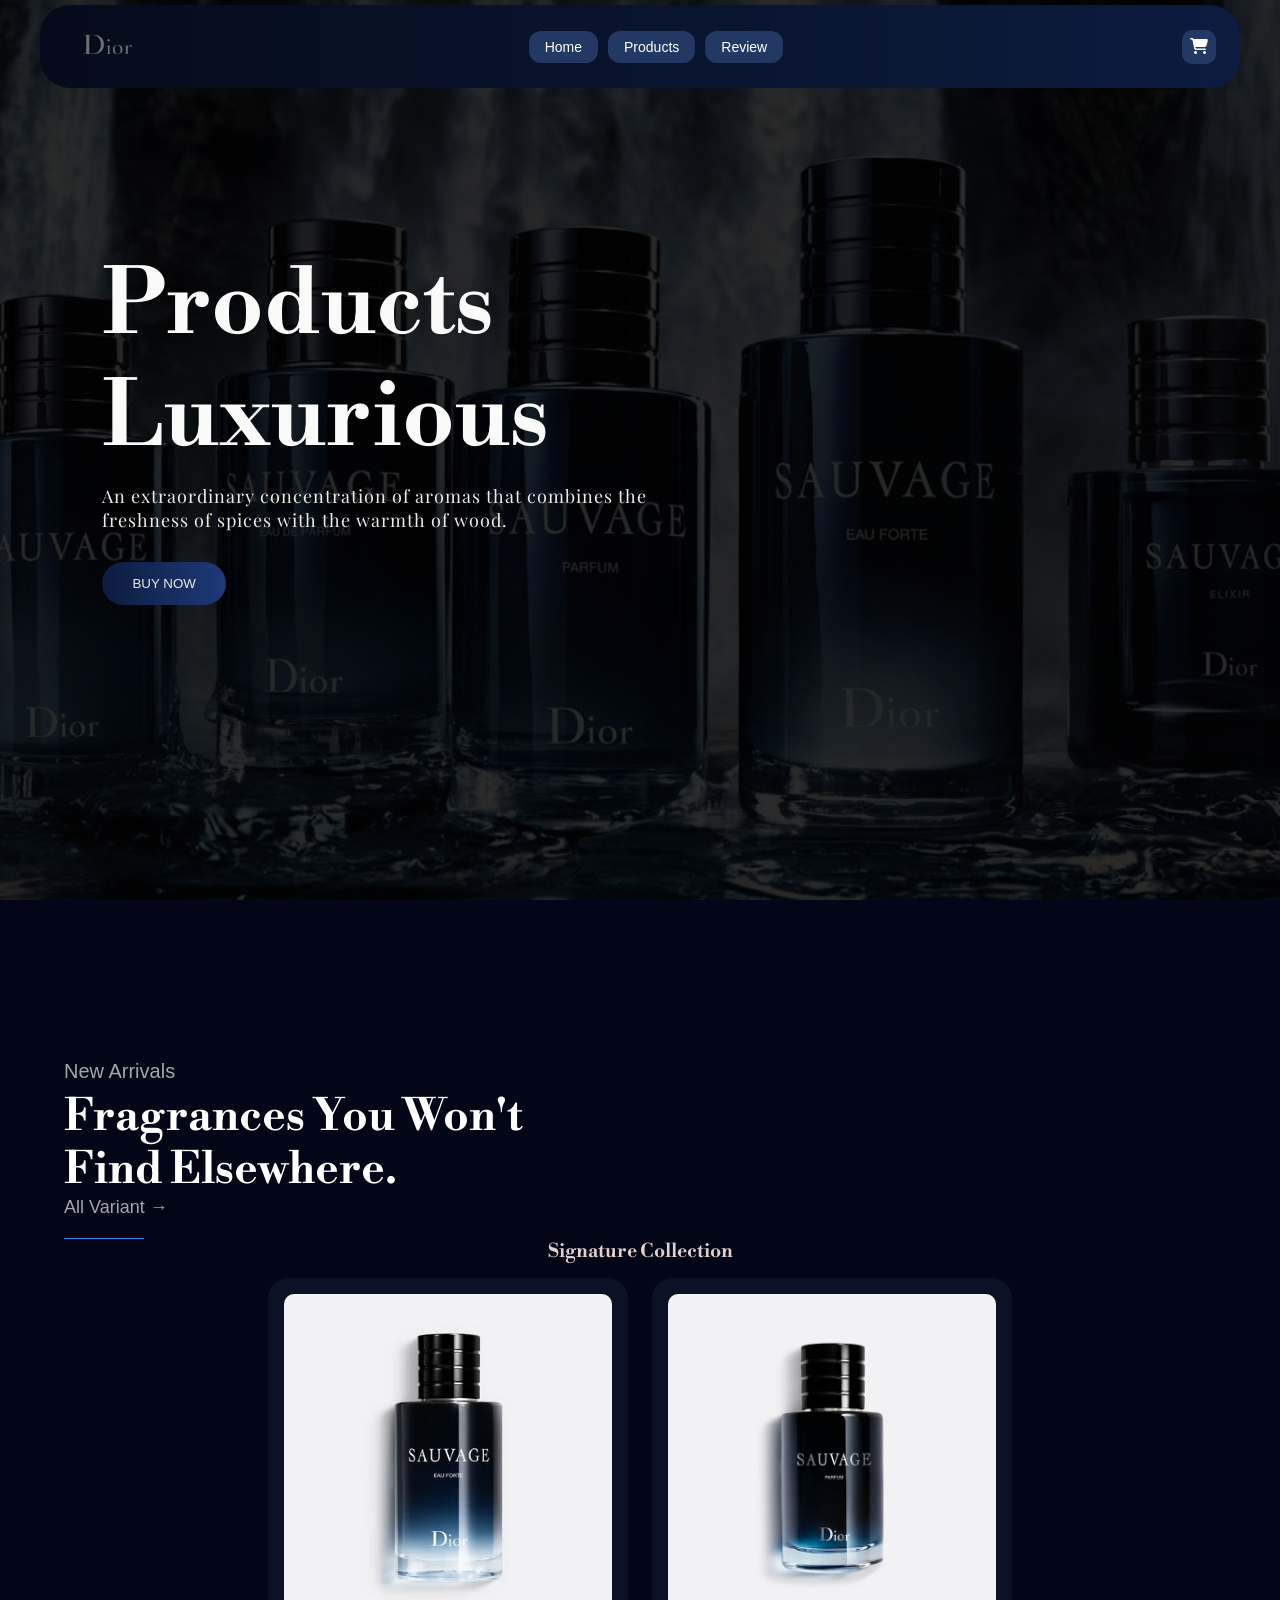
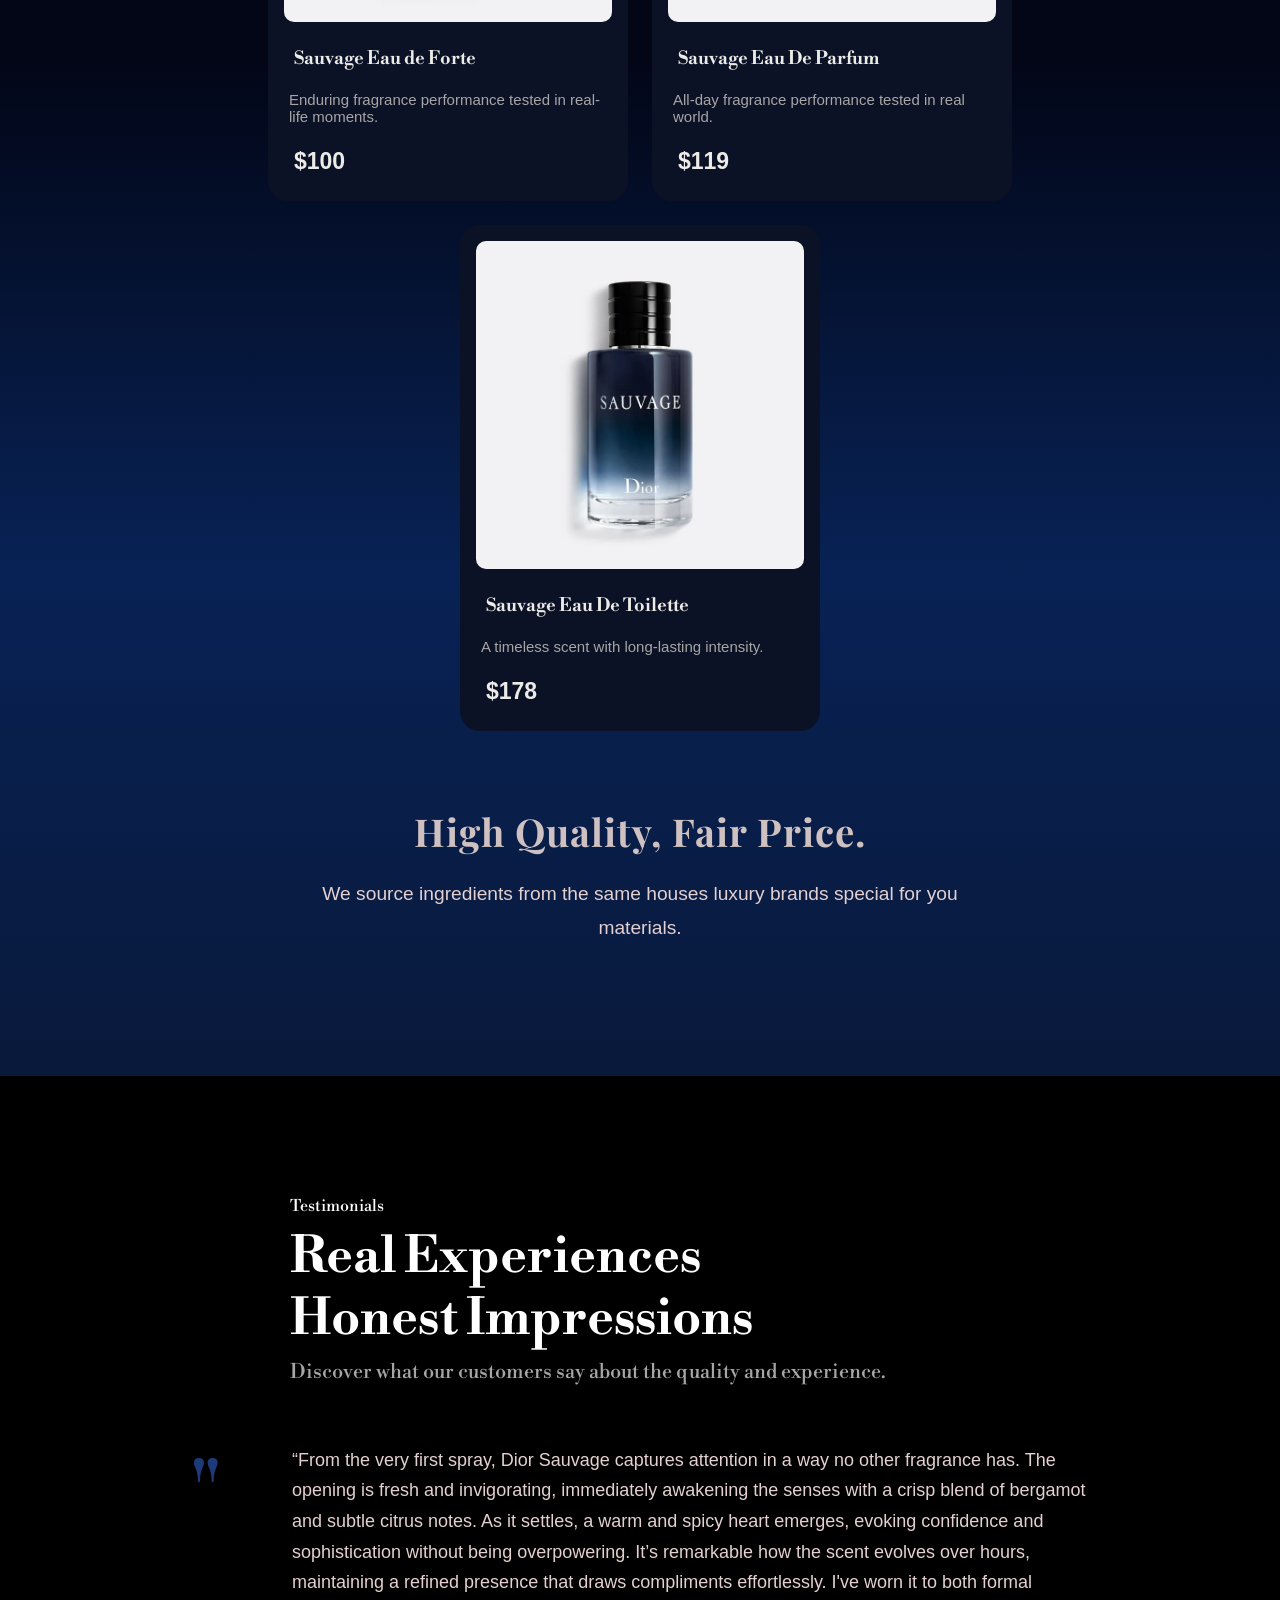
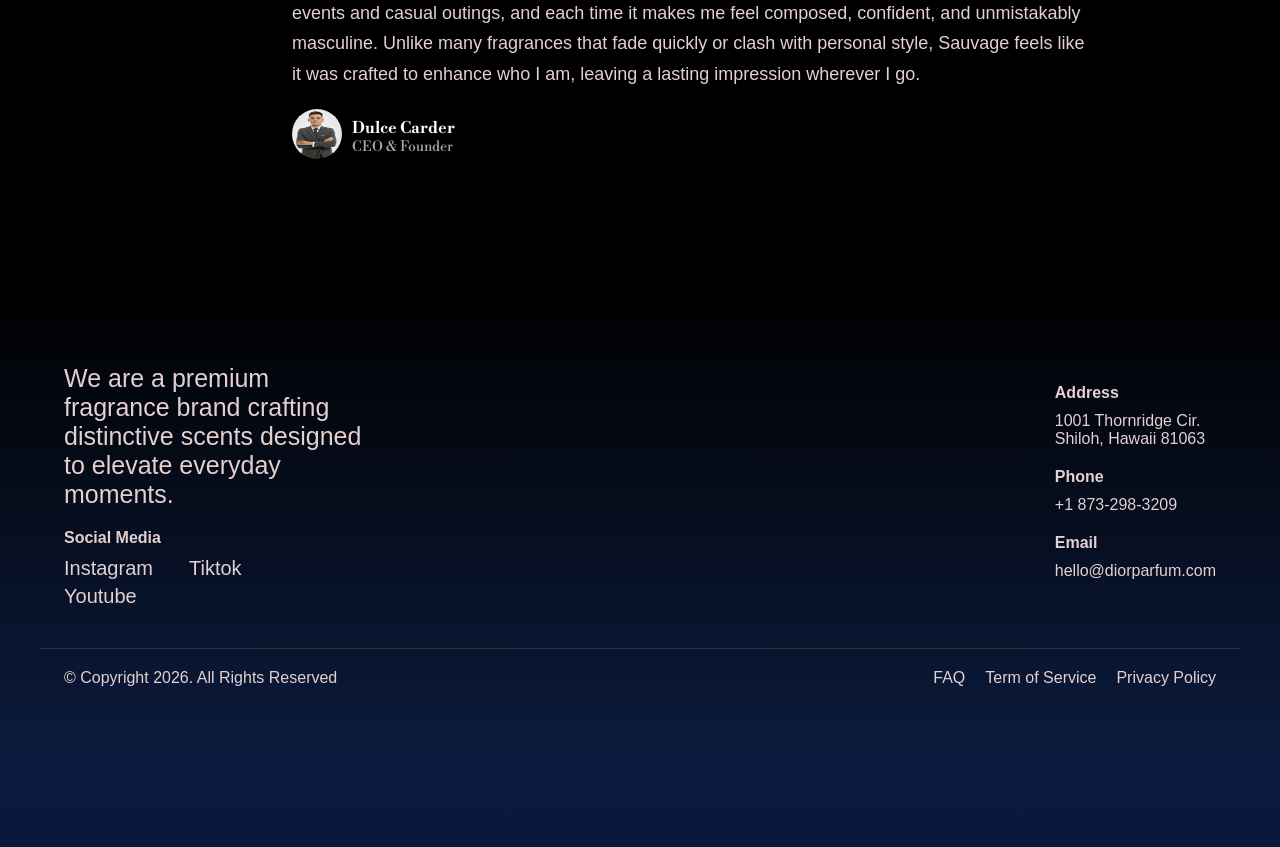
<file: index.html>
<!DOCTYPE html>
<html lang="en">

<head>
    <meta charset="UTF-8">
    <meta name="viewport" content="width=device-width, initial-scale=1.0">
    <title>Dior - Sauvage</title>
    <link rel="stylesheet" href="style.css">
    <link rel="stylesheet" href="https://cdnjs.cloudflare.com/ajax/libs/font-awesome/6.5.0/css/all.min.css">
    <link href="https://fonts.googleapis.com/css2?family=Libre+Bodoni:wght@400;600&display=swap" rel="stylesheet">
    <link href="https://fonts.googleapis.com/css2?family=Playfair+Display:wght@400;500&display=swap" rel="stylesheet">
</head>

<body>
    <header class="navbar-container">
        <nav class="navbar">
            <!-- Kiri (Logo) -->
            <div class="navbar-left">
                <div class="navbar-logo">
                    <img src="logo-nav.png" alt="logo">
                </div>
            </div>

            <!-- Tengah (Menu) -->
            <div class="navbar-menu">
                <a href="#" class="navbar-link">Home</a>
                <a href="#" class="navbar-link products-btn">Products</a>
                <a href="#" class="navbar-link about-btn">Review</a>
            </div>

            <!-- Kanan (Cart) -->
            <div class="navbar-right">
                <div class="icon-cart">
                    <i class="fa-solid fa-cart-shopping"></i>
                </div>
            </div>
        </nav>
    </header>

    <!-- Hero Section -->
    <!-- Hero Section -->
    <section class="hero">

        <div class="hero-bg">
            <img src="hero.webp" alt="dior-sauvage" class="hero-bg-image">
            <div class="hero-gradient"></div>
        </div>

        <div class="hero-content">

            <h1 class="hero-title">
                Products Luxurious
            </h1>

            <p class="hero-subtitle">
                An extraordinary concentration of aromas
                that combines the freshness of spices
                with the warmth of wood.
            </p>

            <div class="hero-buttons">
                <button class="btn-primary">
                    BUY NOW
                </button>
            </div>

        </div>

    </section>


    <!-- Product Section -->
    <section class="products-section" id='products'>

        <!-- Product Section -->
        <section class="products-section">
            <div class="container">
                <!-- HEADER -->
                <div class="section-header">
                    <div class="new-arrival">
                        New Arrivals
                    </div>
                    <h2 class="section-title">
                        Fragrances You Won't <br>
                        Find Elsewhere.
                    </h2>
                    <div class="all-products">
                        All Variant →
                    </div>
                </div>



                <!-- CONTENT -->
                <div class="products-content">

                    <!-- PRODUCT AREA -->
                    <div class="product-area">
                        <h3 class="product-title">
                            Signature Collection
                        </h3>
                        <!-- PRODUCT LIST -->
                        <div class="product-list">
                            <!-- PRODUCT 1 -->
                            <div class="product-card">
                                <div class="product-image">
                                    <a href="detail1.html">
                                        <img src="detail-edf.webp">
                                    </a>

                                </div>

                                <div class="product-info">
                                    <h4 class="product-name">
                                        Sauvage Eau de Forte
                                    </h4>
                                    <p class="product-desc">
                                        Enduring fragrance performance
                                        tested in real-life moments.
                                    </p>
                                    <div class="product-price">
                                        $100
                                    </div>

                                </div>

                            </div>




                            <!-- PRODUCT 2 -->
                            <div class="product-card">
                                <div class="product-image">
                                    <a href="detail2.html">
                                        <img src="parfum.webp">
                                    </a>
                                </div>

                                <div class="product-info">
                                    <h4 class="product-name">
                                        Sauvage Eau De Parfum
                                    </h4>
                                    <p class="product-desc">
                                        All-day fragrance performance
                                        tested in real world.
                                    </p>
                                    <div class="product-price">
                                        $119
                                    </div>
                                </div>
                            </div>

                            <!-- PRODUCT 3 -->
                            <div class="product-card">
                                <div class="product-image">
                                    <div class="product-image">
                                        <a href="detail3.html">
                                            <img src="detail1-edt.webp">
                                        </a>
                                    </div>

                                    <div class="product-info">
                                        <h4 class="product-name">
                                            Sauvage Eau De Toilette
                                        </h4>
                                        <p class="product-desc">
                                            A timeless scent with long-lasting intensity.
                                        </p>
                                        <div class="product-price">
                                            $178
                                        </div>
                                    </div>

                                </div>
                            </div>



                            <!-- BOTTOM TEXT -->

                            <div class="bottom-section">
                                <h2 class="bottom-title">
                                    High Quality, Fair Price.
                                </h2>


                                <p class="bottom-desc">
                                    We source ingredients from the same
                                    houses luxury brands special for you materials.
                                </p>
                            </div>
                        </div>
        </section>

        <!-- section testi -->
        <section class="testimonial-section" id="about">
            <div class="container">

                <!-- Header -->
                <div class="testimonial-header">
                    <div class="testimonial-label">Testimonials</div>
                    <h2 class="testimonial-title">
                        Real Experiences <br>
                        Honest Impressions
                    </h2>
                    <p class="testimonial-subtitle">
                        Discover what our customers say about the quality and experience.
                    </p>
                </div>

                <!-- Content -->
                <div class="testimonial-content">
                    <div class="quote-icon">"</div>

                    <!-- Testimonial item -->
                    <div class="testimonial-item">
                        <div class="testimonial-text">
                            <p>“From the very first spray, Dior Sauvage captures attention in a way no other fragrance
                                has. The opening is fresh and invigorating, immediately awakening the senses with a
                                crisp blend of bergamot and subtle citrus notes. As it settles, a warm and spicy heart
                                emerges, evoking confidence and sophistication without being overpowering. It’s
                                remarkable how the scent evolves over hours, maintaining a refined presence that draws
                                compliments effortlessly.
                                I've worn it to both formal events and casual outings, and each time it makes me feel
                                composed, confident, and unmistakably masculine. Unlike many fragrances that fade
                                quickly or clash with personal style, Sauvage feels like it was crafted to enhance who I
                                am, leaving a lasting impression wherever I go.</p>
                        </div>

                        <!-- User info bawah text -->
                        <div class="testimonial-user">
                            <div class="user-photo">
                                <img src="user.webp" alt="user">
                            </div>
                            <div class="user-info">
                                <div class="user-name">Dulce Carder</div>
                                <div class="user-job">CEO & Founder</div>
                            </div>
                        </div>
                    </div>
                </div>
            </div>
        </section>

        <!-- Footer -->
        <footer class="footer">
            <div class="footer-container">
                <!-- Kolom 1 -->
                <div class="footer-about">

                    <p class="footer-desc">
                        We are a premium fragrance brand crafting
                        distinctive scents designed to elevate
                        everyday moments.
                    </p>


                    <h4 class="footer-title">
                        Social Media
                    </h4>


                    <div class="social-links">

                        <p>Instagram</p>
                        <p>Tiktok</p>
                        <p>Youtube</p>

                    </div>

                </div>



                <!-- Kolom 2 -->
                <div class="footer-contact">
                    <h4 class="footer-title">
                        Address
                    </h4>
                    <p>
                        1001 Thornridge Cir. <br>
                        Shiloh, Hawaii 81063
                    </p>
                    <h4 class="footer-title">
                        Phone
                    </h4>
                    <p>
                        +1 873-298-3209
                    </p>
                    <h4 class="footer-title">
                        Email
                    </h4>
                    <p>
                        hello@diorparfum.com
                    </p>

                </div>
            </div>



            <!-- Footer bawah -->
            <div class="footer-bottom">

                <p>
                    © Copyright 2026. All Rights Reserved
                </p>
                <div class="footer-menu">
                    <span>FAQ</span>
                    <span>Term of Service</span>
                    <span>Privacy Policy</span>
                </div>
            </div>
        </footer>
        <script src="script.js"></script>
</body>

</html>
</file>
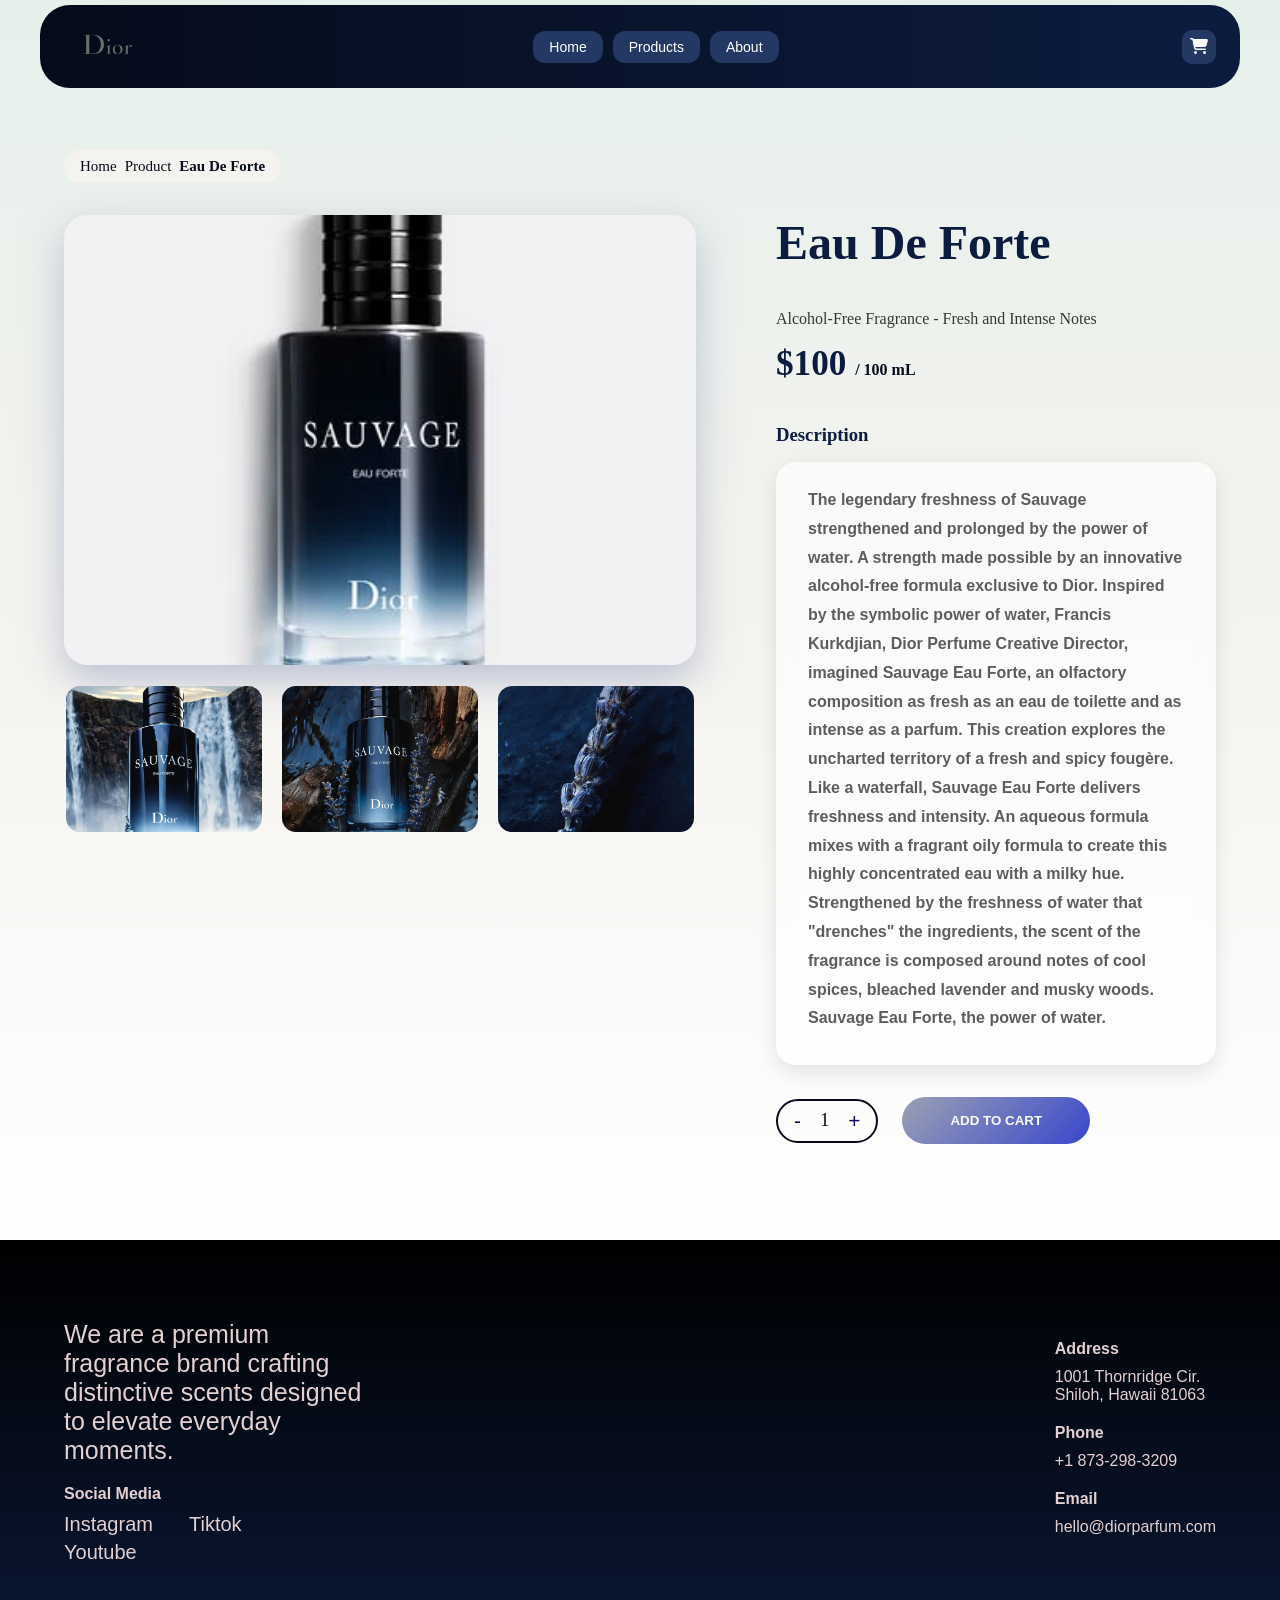
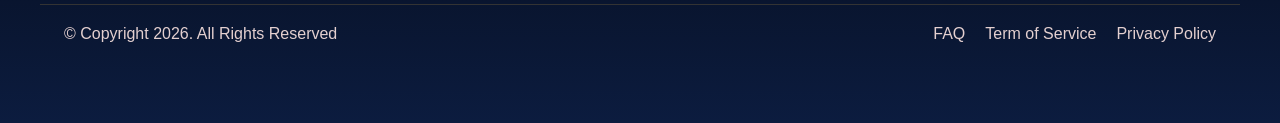
<file: detail1.html>
<!DOCTYPE html>
<html lang="en">

<head>
    <meta charset="UTF-8">
    <meta name="viewport" content="width=device-width, initial-scale=1.0">
    <link rel="stylesheet" href="style.css">
    <link rel="stylesheet" href="detail1.css">
    <link rel="stylesheet" href="https://cdnjs.cloudflare.com/ajax/libs/font-awesome/6.5.0/css/all.min.css">
    <title>Sauvage Eu De Forte</title>
</head>

<body>
    <header class="navbar-container">
        <nav class="navbar">
            <!-- Kiri (Logo) -->
            <div class="navbar-left">
                <div class="navbar-logo">
                    <img src="logo-nav.png" alt="logo">
                </div>
            </div>

            <!-- Tengah (Menu) -->
            <div class="navbar-menu">
                <a href="#" class="navbar-link">Home</a>
                <a href="#" class="navbar-link">Products</a>
                <a href="#" class="navbar-link">About</a>
            </div>

            <!-- Kanan (Cart) -->
            <div class="navbar-right">
                <div class="icon-cart">
                    <i class="fa-solid fa-cart-shopping"></i>
                </div>
            </div>
        </nav>
    </header>

    <section class="detail-page">
        <div class="option">
            <a href="index.html">Home</a>
            <a href="index.html#produk">Product</a>
            <span class="variant">Eau De Forte</span>
        </div>


        <div class="detail-wrapper">

            <!-- isi si galeri-->
            <div class="gallery">
                <div class="main-image">
                    <img src="detail-edf.webp" alt="Eau De Forte">
                </div>
                <div class="product-thumbnails">
                    <img src="detail1-edf.webp" alt="Eau De Forte 1">
                    <img src="detail2-edf.webp" alt="Eau De Forte 2">
                    <img src="detail3-edf.webp" alt="Eau De Forte 3 ">
                </div>

            </div>

            <!--  info produk -->
            <div class="product-info-detail">

                <h1 class="detail-name">Eau De Forte</h1>
                <p class="detail-origin">Alcohol-Free Fragrance - Fresh and Intense Notes</p>

                <div class="detail-price">$100 <span>/ 100 mL</span></div>
                <h3 class="detail-subtitle">Description</h3>
                <div class="detail-card">
                    <p class="detail-text">
                        The legendary freshness of Sauvage strengthened and prolonged by the power of water. A strength
                        made possible by an innovative alcohol-free formula exclusive to Dior.

                        Inspired by the symbolic power of water, Francis Kurkdjian, Dior Perfume Creative Director,
                        imagined Sauvage Eau Forte, an olfactory composition as fresh as an eau de toilette and as
                        intense as a parfum. This creation explores the uncharted territory of a fresh and spicy
                        fougère.

                        Like a waterfall, Sauvage Eau Forte delivers freshness and intensity. An aqueous formula mixes
                        with a fragrant oily formula to create this highly concentrated eau with a milky hue.

                        Strengthened by the freshness of water that "drenches" the ingredients, the scent of the
                        fragrance is composed around notes of cool spices, bleached lavender and musky woods.

                        Sauvage Eau Forte, the power of water.
                    </p>
                </div>

                <div class="purchase-box">
                    <div class="qty">
                        <button>-</button>
                        <span>1</span>
                        <button>+</button>
                    </div>

                    <button class="cart-btn">ADD TO CART</button>
                </div>

            </div>

        </div>
    </section>

    <!-- Footer -->
    <footer class="footer">
        <div class="footer-container">
            <!-- Kolom 1 -->
            <div class="footer-about">

                <p class="footer-desc">
                    We are a premium fragrance brand crafting
                    distinctive scents designed to elevate
                    everyday moments.
                </p>


                <h4 class="footer-title">
                    Social Media
                </h4>


                <div class="social-links">

                    <p>Instagram</p>
                    <p>Tiktok</p>
                    <p>Youtube</p>

                </div>

            </div>



            <!-- Kolom 2 -->
            <div class="footer-contact">
                <h4 class="footer-title">
                    Address
                </h4>
                <p>
                    1001 Thornridge Cir. <br>
                    Shiloh, Hawaii 81063
                </p>
                <h4 class="footer-title">
                    Phone
                </h4>
                <p>
                    +1 873-298-3209
                </p>
                <h4 class="footer-title">
                    Email
                </h4>
                <p>
                    hello@diorparfum.com
                </p>

            </div>
        </div>



        <!-- Footer bawah -->
        <div class="footer-bottom">

            <p>
                © Copyright 2026. All Rights Reserved
            </p>
            <div class="footer-menu">
                <span>FAQ</span>
                <span>Term of Service</span>
                <span>Privacy Policy</span>
            </div>
        </div>
    </footer>
</body>

</html>
</file>
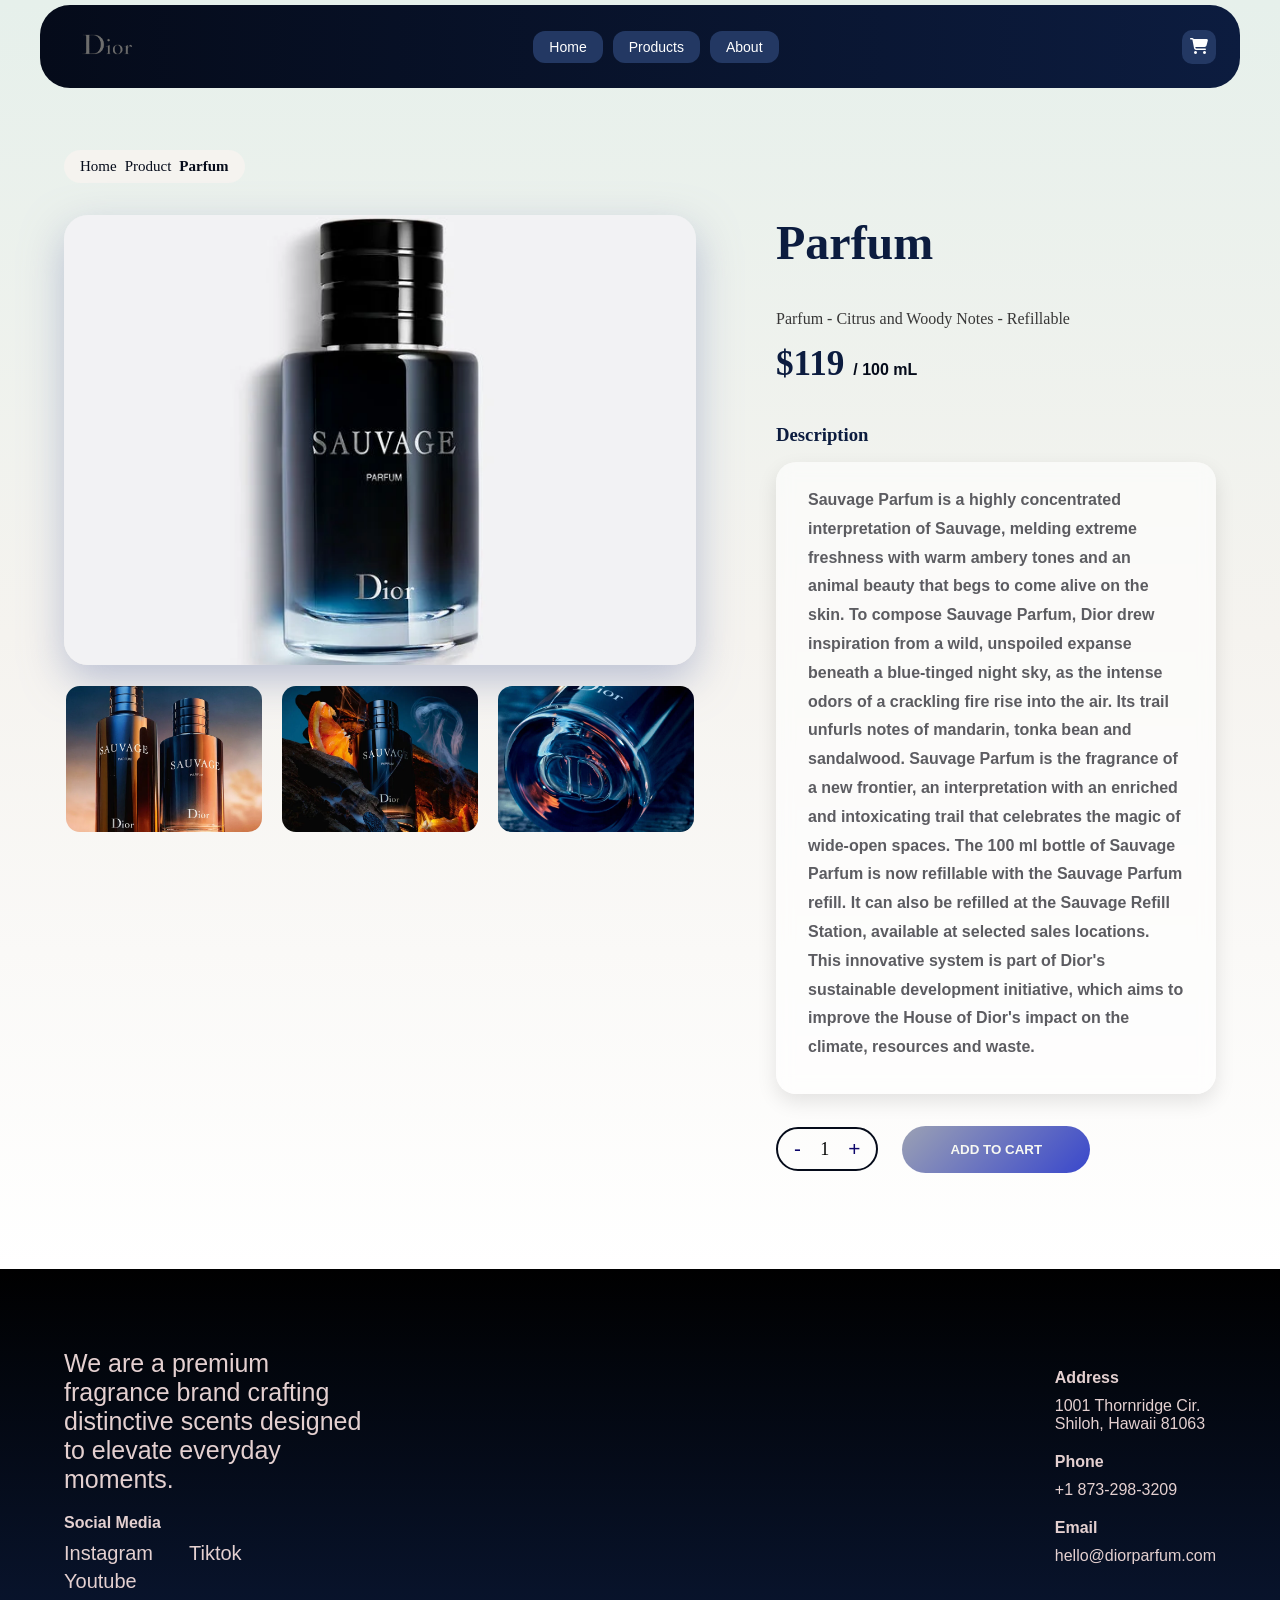
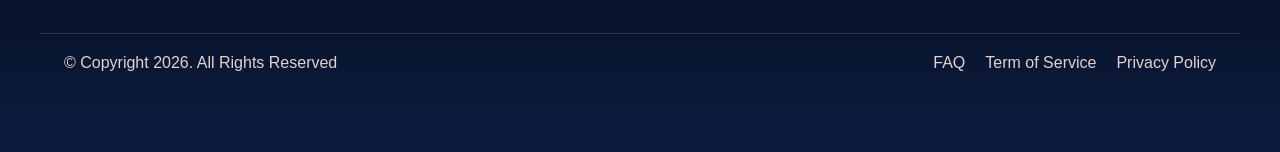
<file: detail2.html>
<!DOCTYPE html>
<html lang="en">

<head>
    <meta charset="UTF-8">
    <meta name="viewport" content="width=device-width, initial-scale=1.0">
    <link rel="stylesheet" href="style.css">
    <link rel="stylesheet" href="detail2.css">
    <link rel="stylesheet" href="https://cdnjs.cloudflare.com/ajax/libs/font-awesome/6.5.0/css/all.min.css">
    <title>Sauvage Eu De Forte</title>
</head>

<body>
    <header class="navbar-container">
        <nav class="navbar">
            <!-- Kiri (Logo) -->
            <div class="navbar-left">
                <div class="navbar-logo">
                    <img src="logo-nav.png" alt="logo">
                </div>
            </div>

            <!-- Tengah (Menu) -->
            <div class="navbar-menu">
                <a href="#" class="navbar-link">Home</a>
                <a href="#" class="navbar-link">Products</a>
                <a href="#" class="navbar-link">About</a>
            </div>

            <!-- Kanan (Cart) -->
            <div class="navbar-right">
                <div class="icon-cart">
                    <i class="fa-solid fa-cart-shopping"></i>
                </div>
            </div>
        </nav>
    </header>
    <!-- option -->
    <section class="detail-page">
        <div class="option">
            <a href="index.html">Home</a>
            <a href="index.html#produk">Product</a>
            <span class="variant">Parfum</span>
        </div>


        <div class="detail-wrapper">

            <!-- isi si galeri-->
            <div class="gallery">
                <div class="main-image">
                    <img src="detail-parfum.webp" alt="Parfum">
                </div>
                <div class="product-thumbnails">
                    <img src="detail1-parfum.webp" alt="Parfum 1">
                    <img src="detail2-parfum.webp" alt="Parfum 2">
                    <img src="detail3-parfum.webp" alt="Parfum 3 ">
                </div>

            </div>

            <!--  info produk -->
            <div class="product-info-detail">

                <h1 class="detail-name">Parfum</h1>
                <p class="detail-origin">Parfum - Citrus and Woody Notes - Refillable</p>

                <div class="detail-price">$119 <span>/ 100 mL</span></div>
                <h3 class="detail-subtitle">Description</h3>
                <div class="detail-card">
                    <p class="detail-text">
                        Sauvage Parfum is a highly concentrated interpretation of Sauvage, melding extreme freshness
                        with warm ambery tones and an animal beauty that begs to come alive on the skin.

                        To compose Sauvage Parfum, Dior drew inspiration from a wild, unspoiled expanse beneath a
                        blue-tinged night sky, as the intense odors of a crackling fire rise into the air. Its trail
                        unfurls notes of mandarin, tonka bean and sandalwood.

                        Sauvage Parfum is the fragrance of a new frontier, an interpretation with an enriched and
                        intoxicating trail that celebrates the magic of wide-open spaces.

                        The 100 ml bottle of Sauvage Parfum is now refillable with the Sauvage Parfum refill. It can
                        also be refilled at the Sauvage Refill Station, available at selected sales locations. This
                        innovative system is part of Dior's sustainable development initiative, which aims to improve
                        the House of Dior's impact on the climate, resources and waste.
                    </p>
                </div>

                <div class="purchase-box">
                    <div class="qty">
                        <button>-</button>
                        <span>1</span>
                        <button>+</button>
                    </div>

                    <button class="cart-btn">ADD TO CART</button>
                </div>

            </div>

        </div>
    </section>

    <!-- Footer -->
    <footer class="footer">
        <div class="footer-container">
            <!-- Kolom 1 -->
            <div class="footer-about">

                <p class="footer-desc">
                    We are a premium fragrance brand crafting
                    distinctive scents designed to elevate
                    everyday moments.
                </p>


                <h4 class="footer-title">
                    Social Media
                </h4>


                <div class="social-links">

                    <p>Instagram</p>
                    <p>Tiktok</p>
                    <p>Youtube</p>

                </div>

            </div>



            <!-- Kolom 2 -->
            <div class="footer-contact">
                <h4 class="footer-title">
                    Address
                </h4>
                <p>
                    1001 Thornridge Cir. <br>
                    Shiloh, Hawaii 81063
                </p>
                <h4 class="footer-title">
                    Phone
                </h4>
                <p>
                    +1 873-298-3209
                </p>
                <h4 class="footer-title">
                    Email
                </h4>
                <p>
                    hello@diorparfum.com
                </p>

            </div>
        </div>



        <!-- Footer bawah -->
        <div class="footer-bottom">

            <p>
                © Copyright 2026. All Rights Reserved
            </p>
            <div class="footer-menu">
                <span>FAQ</span>
                <span>Term of Service</span>
                <span>Privacy Policy</span>
            </div>
        </div>
    </footer>
</body>

</html>
</file>
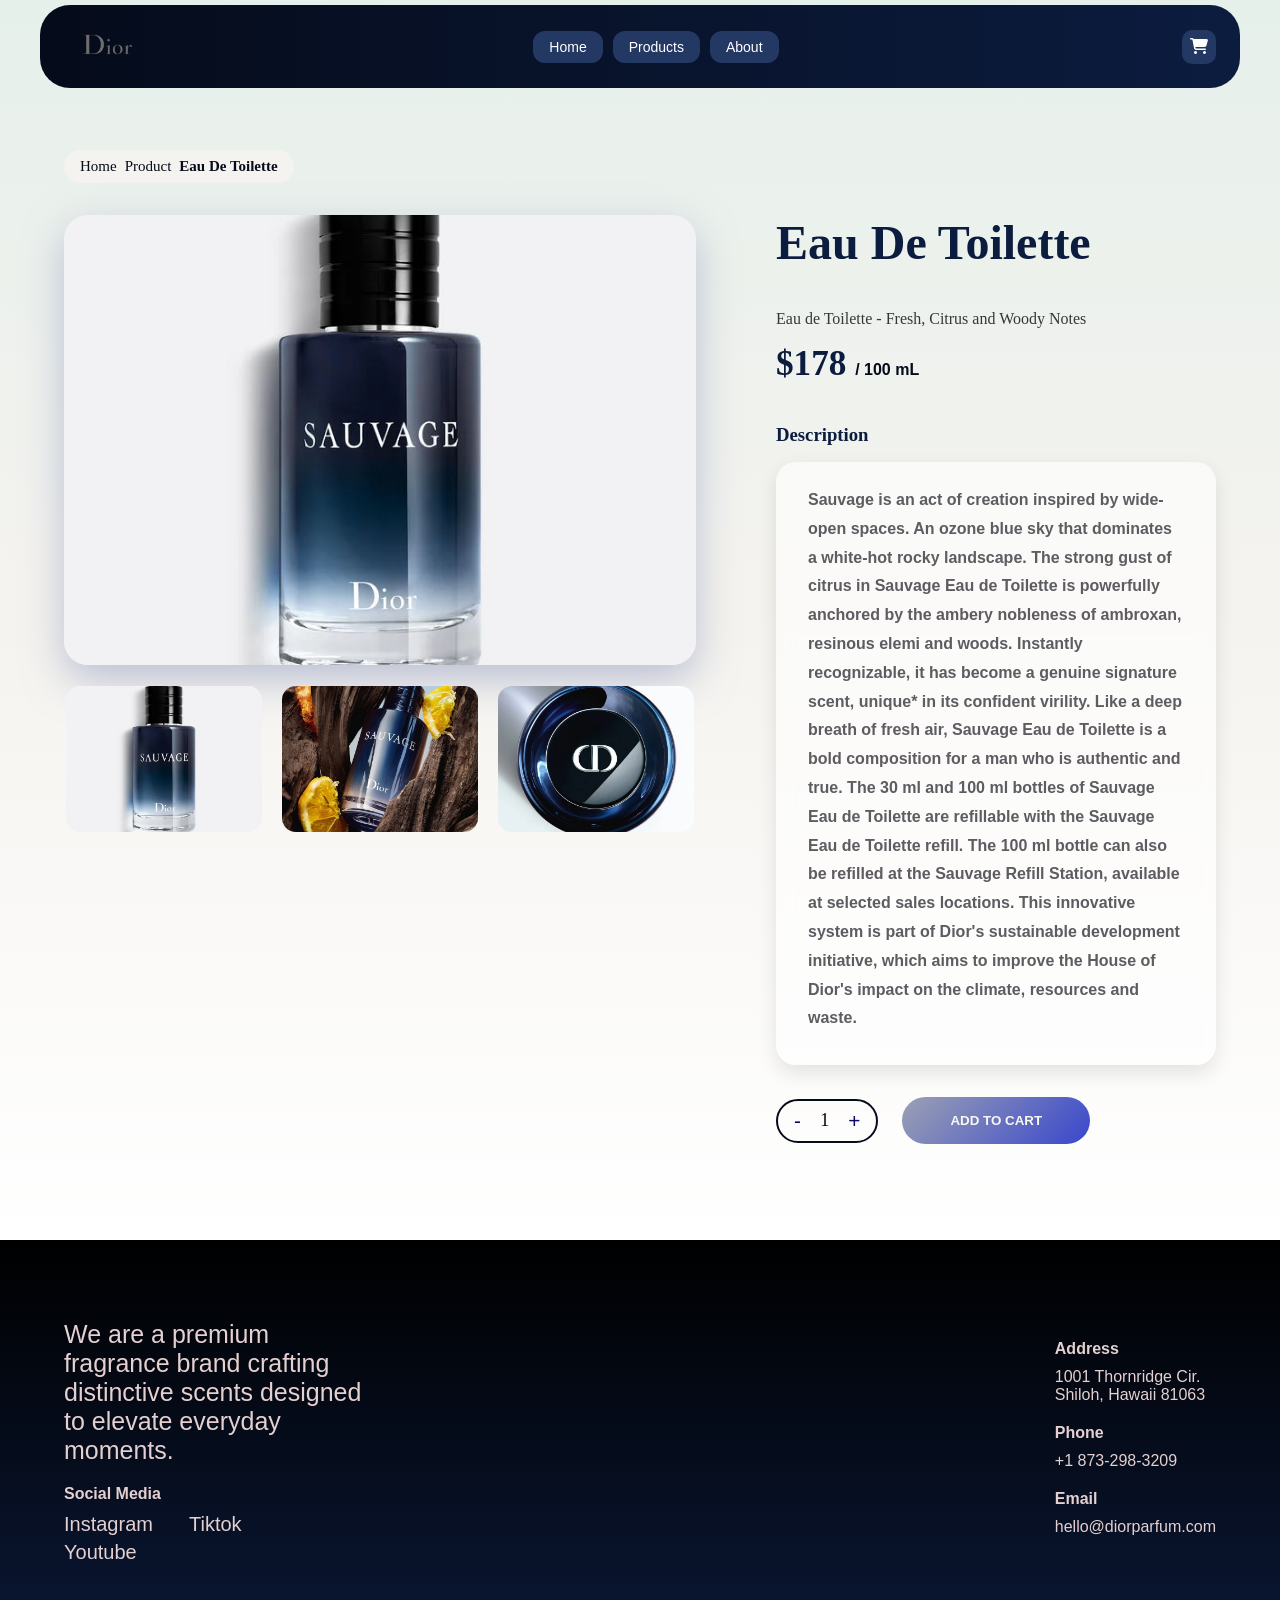
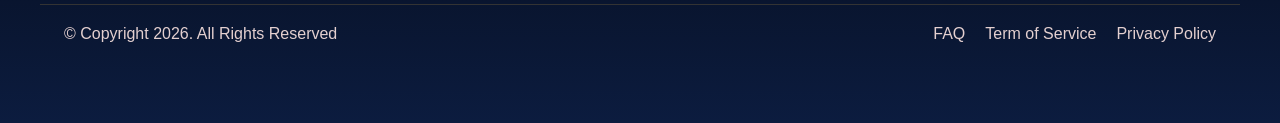
<file: detail3.html>
<!DOCTYPE html>
<html lang="en">

<head>
    <meta charset="UTF-8">
    <meta name="viewport" content="width=device-width, initial-scale=1.0">
    <link rel="stylesheet" href="style.css">
    <link rel="stylesheet" href="detail3.css">
    <link rel="stylesheet"href="https://cdnjs.cloudflare.com/ajax/libs/font-awesome/6.5.0/css/all.min.css">
    <title>Sauvage Eu De Forte</title>
</head>

<body>
    <header class="navbar-container">
        <nav class="navbar">
            <!-- Kiri (Logo) -->
            <div class="navbar-left">
                <div class="navbar-logo">
                    <img src="logo-nav.png" alt="logo">
                </div>
            </div>

            <!-- Tengah (Menu) -->
            <div class="navbar-menu">
                <a href="#" class="navbar-link">Home</a>
                <a href="#" class="navbar-link">Products</a>
                <a href="#" class="navbar-link">About</a>
            </div>

            <!-- Kanan (Cart) -->
            <div class="navbar-right">
                <div class="icon-cart">
                    <i class="fa-solid fa-cart-shopping"></i>
                </div>
            </div>
        </nav>
    </header>
<!-- option -->
<section class="detail-page">
    <div class="option">
    <a href="index.html">Home</a>
    <a href="index.html#produk">Product</a>
    <span class="variant">Eau De Toilette</span>
</div>


    <div class="detail-wrapper">

        <!-- isi si galeri-->
        <div class="gallery">
            <div class="main-image">
                <img src="detail1-edt.webp" alt="Eau De Toilette">
            </div>
            <div class="product-thumbnails">
                <img src= "detail1-edt.webp" alt="Eau De Toilette 1">
                <img src="detail2-edt.jpg" alt= "Eau De Toilette 2">
                <img src="detail3-edt.webp" alt="Eau De Toilette 3 ">
            </div>

        </div>

        <!--  info produk -->
        <div class="product-info-detail">

            <h1 class="detail-name">Eau De Toilette</h1>
            <p class="detail-origin">Eau de Toilette - Fresh, Citrus and Woody Notes </p>

            <div class="detail-price">$178 <span>/ 100 mL</span></div>
            <h3 class="detail-subtitle">Description</h3>
        <div class="detail-card">
            <p class="detail-text">
        Sauvage is an act of creation inspired by wide-open spaces. An ozone blue sky that dominates a white-hot rocky landscape.

        The strong gust of citrus in Sauvage Eau de Toilette is powerfully anchored by the ambery nobleness of ambroxan, resinous elemi and woods.

        Instantly recognizable, it has become a genuine signature scent, unique* in its confident virility. Like a deep breath of fresh air, Sauvage Eau de Toilette is a bold composition for a man who is authentic and true.

        The 30 ml and 100 ml bottles of Sauvage Eau de Toilette are refillable with the Sauvage Eau de Toilette refill. The 100 ml bottle can also be refilled at the Sauvage Refill Station, available at selected sales locations. This innovative system is part of Dior's sustainable development initiative, which aims to improve the House of Dior's impact on the climate, resources and waste.
            </p>
        </div>

            <div class="purchase-box">
                <div class="qty">
                    <button>-</button>
                    <span>1</span>
                    <button>+</button>
                </div>

                <button class="cart-btn">ADD TO CART</button>
            </div>

        </div>

    </div>
</section>

<!-- Footer -->
        <footer class="footer">
            <div class="footer-container">
                <!-- Kolom 1 -->
                <div class="footer-about">

                    <p class="footer-desc">
                        We are a premium fragrance brand crafting
                        distinctive scents designed to elevate
                        everyday moments.
                    </p>


                    <h4 class="footer-title">
                        Social Media
                    </h4>


                    <div class="social-links">

                        <p>Instagram</p>
                        <p>Tiktok</p>
                        <p>Youtube</p>

                    </div>

                </div>



                <!-- Kolom 2 -->
                <div class="footer-contact">
                    <h4 class="footer-title">
                        Address
                    </h4>
                    <p>
                        1001 Thornridge Cir. <br>
                        Shiloh, Hawaii 81063
                    </p>
                    <h4 class="footer-title">
                        Phone
                    </h4>
                    <p>
                        +1 873-298-3209
                    </p>
                    <h4 class="footer-title">
                        Email
                    </h4>
                    <p>
                        hello@diorparfum.com
                    </p>

                </div>
            </div>



            <!-- Footer bawah -->
            <div class="footer-bottom">

                <p>
                    © Copyright 2026. All Rights Reserved
                </p>
                <div class="footer-menu">
                    <span>FAQ</span>
                    <span>Term of Service</span>
                    <span>Privacy Policy</span>
                </div>
            </div>
        </footer>
</body>

</html>
</file>
<file: style.css>
:root {
    --blue-dark: #050b1a;
    --blue: #0c1c3f;
    --blue-light: #1e3a78;
    --color: #e4d0d0;
    --gray: #a6a6a6;
    --radius: 20px;
    --nav-font: 'Poppins', sans-serif;
    --main-font: 'Libre Bodoni', serif;
}

/* RESET */
* {
    margin: 0;
    padding: 0;
    box-sizing: border-box;
}

body {
    background: black;
    color: white;
    font-family: var(--main-font);
    overflow-x: hidden;
}

/* CONTAINER */
.container {
    max-width: 1200px;
    margin: auto;
    padding: 0 24px;
}

/* NAVBAR */
.navbar-container {
    position: fixed;
    top: 0;
    width: 100%;
    display: flex;
    justify-content: center;
    z-index: 999;
    padding: 5px 0;
}

.navbar {
    width: 95%;
    max-width: 1200px;
    background: linear-gradient(90deg, var(--blue-dark), var(--blue));
    padding: 12px 24px;
    border-radius: 30px;
    display: flex;
    align-items: center;
    justify-content: space-between;
    gap: 30px;
    font-family: var(--nav-font);
    flex-wrap: wrap;
}

.navbar-logo img {
    height: 55px;
}

.navbar-menu {
    display: flex;
    gap: 10px;
    align-items: center;
}

.navbar-link {
    text-decoration: none;
    color: white;
    padding: 8px 16px;
    border-radius: 12px;
    background: #233863;
    font-size: 14px;
}

.navbar-link:hover {
    background: linear-gradient(145deg, #3b63c7, #1e3a78);
    color: #fff;
    transform: translateY(-2px);
    transition: 0.2s;
}

.navbar-link:active,
.navbar-link.active {
    background: #1e3a78;
    color: #cfc1c1;
    transform: translateY(0);
}

.button-start {
    background: #e4e4e4;
    color: black;
}

.navbar-right {
    display: flex;
    gap: 15px;
    margin-left: 20px;
}


.icon-cart {
    background: #233863;
    padding: 8px;
    border-radius: 10px;
    cursor: pointer;
}

.icon-cart:hover {
    background: linear-gradient(145deg, #3b63c7, #1e3a78);
    color: #fff;
    transform: translateY(-2px);
    transition: 0.2s;
}


/* HERO */
.hero {
    position: relative;
    height: 100vh;
    overflow: hidden;
}

.hero-bg {
    position: absolute;
    width: 100%;
    height: 100%;
}

.hero-bg-image {
    width: 100%;
    height: 100%;
    object-fit: cover;
    filter: brightness(17%);
}

.hero-gradient {
    position: absolute;
    width: 100%;
    height: 100%;
    background: linear-gradient(to bottom, rgba(0, 0, 0, 0.2), rgba(4, 22, 60, 0.8));
}

.hero-content {
    position: relative;
    z-index: 2;
    max-width: 600px;
    margin-left: 8%;
    padding-top: 250px;
}

.hero-title {
    font-size: 90px;
    margin-bottom: 10px;
    color: #FAFAF8;
    ;
}

.hero-subtitle {
    font-family: 'Playfair Display', serif;
    letter-spacing: 1px;
    font-size: 18px;
    color: #ECEBE7;
    margin-bottom: 30px;
}

.btn-primary {
    background: linear-gradient(90deg, var(--blue), var(--blue-light));
    border: none;
    padding: 14px 30px;
    border-radius: 30px;
    color: #ECEBE7;
    cursor: pointer;
    font-family: var(--nav-font);
}

/* PRODUCTS */
.products-section {
    padding: 80px 0;
    background: linear-gradient(to bottom, #020617 0%, #020617 40%, #082255 70%, #09193b 100%);
}

.section-header::after {
    content: "";
    display: block;
    width: 80px;
    height: 1px;
    background: #3b82f6;
    margin-top: 20px;
}

.new-arrival {
    font-size: 20px;
    color: var(--gray);
    margin-bottom: 8px;
    font-family: var(--nav-font);
}

.section-title {
    font-size: 44px;
    line-height: 1.2;
    max-width: 600px;
}

.all-products {
    font-size: 18px;
    color: var(--gray);
    cursor: pointer;
    font-family: var(--nav-font);
}

.product-area {
    max-width: 1000px;
    margin: auto;
}

.product-title {
    text-align: center;
    margin-bottom: 15px;
    font-size: 19px;
    color: #e4d0d0;
}

.product-list {
    display: flex;
    justify-content: center;
    gap: 24px;
    flex-wrap: wrap;
}

.product-card {
    background: #0b1226;
    padding: 16px;
    border-radius: 20px;
    width: 360px;
    transition: transform 0.5s, box-shadow 0.5s;
}

.product-card:hover {
    transform: translateY(-8px);
    box-shadow: 0 20px 40px rgba(0, 0, 0, 0.5);
}

.product-image img {
    width: 100%;
    border-radius: 10px;
    margin-bottom: 10px;
}

.product-name {
    font-size: 18px;
    margin-bottom: 6px;
    font-family: var(--main-font);
    padding: 10px;
    color: #ECEBE7;
}

.product-desc {
    font-size: 15px;
    color: var(--gray);
    margin-bottom: 8px;
    font-family: var(--nav-font);
    padding: 5px;
}

.product-price {
    font-size: 23px;
    font-family: var(--nav-font);
    font-weight: bold;
    padding: 10px;
    color: #ECEBE7;
}

/* BOTTOM SECTION */
.bottom-section {
    text-align: center;
    padding: 50px 20px;
    max-width: 100%;
}

.bottom-title {
    font-family: 'Playfair Display', serif;
    font-size: 2.4rem;
    font-weight: 700;
    color: #cfc1c1;
    margin-bottom: 20px;
    letter-spacing: 1px;
}

.bottom-desc {
    font-family: var(--nav-font);
    font-size: 1.2rem;
    color: #e4d0d0;
    line-height: 1.8;
    max-width: 700px;
    margin: 0 auto;
}

/* TESTIMONIAL */
.testimonial-section {
    padding: 120px 0;
    background: black;
}

.testimonial-header {
    max-width: 700px;
    margin: 0 auto 60px auto;
}

.testimonial-title {
    font-size: 50px;
    margin: 10px 0;
}

.testimonial-subtitle {
    color: var(--gray);
    font-size: 20px;
}

.testimonial-content {
    max-width: 900px;
    margin: auto;
    display: flex;
    gap: 40px;
    align-items: flex-start;
}

.quote-icon {
    font-size: 80px;
    color: var(--blue-light);
}

.testimonial-text {
    line-height: 1.7;
    color: #e4d0d0;
    font-size: 18px;
    font-family: var(--nav-font);
    margin-left: 30px;
}

.testimonial-user {
    display: flex;
    gap: 10px;
    margin-top: 20px;
    align-items: center;
    margin-left: 30px;
}

.user-photo img {
    width: 50px;
    height: 50px;
    border-radius: 50%;
}

.user-name {
    font-weight: bold;
}

.user-job {
    color: var(--gray);
    font-size: 14px;
}

/* FOOTER */
.footer {
    background: linear-gradient(180deg, black, var(--blue));
    padding: 80px 0;
    color: #e4d0d0;
}

.footer-container {
    max-width: 1200px;
    margin: auto;
    display: flex;
    justify-content: space-between;
    padding: 0 24px;
    font-family: var(--nav-font);
}

.footer-desc {
    max-width: 300px;
    margin-bottom: 20px;
    font-size: 25px;
    font-family: var(--nav-font)
}

.footer-title {
    margin: 20px 0 10px 0;
    font-family: var(--nav-font);
}

.social-links {
    display: grid;
    grid-template-columns: repeat(2, 120px);
    gap: 5px;
    color: var(--gray);
    font-size: 20px;
    font-family: var(--nav-font);
    color: #e4d0d0;
}

.footer-bottom {
    border-top: 1px solid #333;
    margin-top: 40px;
    padding-top: 20px;
    max-width: 1200px;
    margin-left: auto;
    margin-right: auto;
    display: flex;
    justify-content: space-between;
    color: #e4d0d0;
    padding-left: 24px;
    padding-right: 24px;
    font-family: var(--nav-font);
}

.footer-menu {
    display: flex;
    gap: 20px;

}

/* ================= MOBILE RESPONSIVE ================= */
@media screen and (max-width: 768px) {

    .container {
        padding: 0 12px;
    }

    /* NAVBAR */
    .navbar {
        flex-wrap: nowrap;
        gap: 10px;
        padding: 10px 15px;
        justify-content: center;
    }

    .navbar-menu {
        flex-wrap: wrap;
        gap: 5px;
        justify-content: center;
    }

    .navbar-right {
        margin-left: 0;
        gap: 8px;
    }

    .navbar-link {
        padding: 6px 8px;
        font-size: 12px;
    }

    .button-start {
        padding: 6px 12px;
        font-size: 13px;
    }

    /* HERO */
    .hero {
        display: flex;
        align-items: center;
        justify-content: center;
        text-align: center;
    }

    .hero-content {
        max-width: 90%;
        margin: 0 auto;
        padding-top: 0;
    }

    .hero-title {
        margin-top: 50px;
        font-size: 50px;
        margin-bottom: 15px;
    }

    .hero-subtitle {
        font-size: 16px;
        margin-bottom: 20px;
    }

    .btn-primary {
        padding: 12px 20px;
        font-size: 14px;
    }

    /* PRODUCTS */
    .product-list {
        flex-direction: column;
        align-items: center;
        gap: 20px;
    }

    .product-card {
        width: 90%;
    }

    .product-name {
        font-size: 16px;
        padding: 5px;
    }

    .product-desc {
        font-size: 12px;
        padding: 5px;
    }

    .product-price {
        font-size: 14px;
        padding: 5px;
    }

    /* BOTTOM SECTION */
    .bottom-title {
        font-size: 1.8rem;
    }

    .bottom-desc {
        font-size: 1rem;
    }

    /* TESTIMONIAL */
    .testimonial-content {
        flex-direction: column;
        align-items: center;
        gap: 20px;
    }

    .quote-icon {
        font-size: 60px;
    }

    .testimonial-title {
        font-size: 36px;
        text-align: center;
    }

    .testimonial-subtitle {
        font-size: 14px;
        text-align: center;
    }

    .user-photo img {
        width: 40px;
        height: 40px;
    }

    .user-name {
        font-size: 14px;
    }

    .user-job {
        font-size: 12px;
    }

    /* FOOTER */
    .footer-container {
        flex-direction: column;
        gap: 20px;
        padding: 0 12px;
    }

    .social-links {
        grid-template-columns: repeat(1, 1fr);
        justify-items: start;
    }

    .footer-bottom {
        flex-direction: column;
        gap: 10px;
        padding-left: 12px;
        padding-right: 12px;
    }
}
</file>
<file: detail1.css>
:root {
    --blue-dark: #050b1a;
    --blue: #0c1c3f;
    --blue-light: #1e3a78;
    --white: #ffffff;
    --gray: #a6a6a6;
    --radius: 20px;
    --nav-font: 'Poppins', sans-serif;
    --main-font: 'Libre Bodoni', serif;
}

.detail-page {
    padding: 150px 4rem 6rem;
    background: linear-gradient(180deg, #e6f0eb 0%, #f5f3ef 50%, #ffffff 100%);
}

/* NAVBAR */
.navbar-container {
    position: fixed;
    top: 0;
    width: 100%;
    display: flex;
    justify-content: center;
    z-index: 999;
    padding: 5px 0;
}

.navbar {
    width: 95%;
    max-width: 1200px;
    background: linear-gradient(90deg, var(--blue-dark), var(--blue));
    padding: 12px 24px;
    border-radius: 30px;
    display: flex;
    align-items: center;
    justify-content: space-between;
    gap: 30px;
    font-family: var(--nav-font);
    flex-wrap: wrap;
}

.navbar-logo img {
    height: 55px;
}

.navbar-menu {
    display: flex;
    gap: 10px;
    align-items: center;
}

.navbar-link {
    text-decoration: none;
    color: white;
    padding: 8px 16px;
    border-radius: 12px;
    background: #233863;
    font-size: 14px;
}

.navbar-link:hover {
    background: linear-gradient(145deg, #3b63c7, #1e3a78);
    color: #fff;
    transform: translateY(-2px);
    transition: 0.2s;
}

.navbar-link:active,
.navbar-link.active {
    background: #1e3a78;
    color: #cfc1c1;
    transform: translateY(0);
}

.button-start {
    background: #e4e4e4;
    color: black;
}

.navbar-right {
    display: flex;
    gap: 15px;
    margin-left: 20px;
}


.icon-cart {
    background: #233863;
    padding: 8px;
    border-radius: 10px;
    cursor: pointer;
}

.icon-cart:hover {
    background: linear-gradient(145deg, #3b63c7, #1e3a78);
    color: #fff;
    transform: translateY(-2px);
    transition: 0.2s;
}


.option {
    max-width: 1200px;
    margin: 0 auto 2rem;
    padding: 0.5rem 1rem;
    font-size: 0.95rem;
    color: var(--blue-dark);
    background-color: #f5f3ef;
    border-radius: 50px;
    display: inline-flex;
    align-items: center;
    gap: 0.5rem;
}

.option a {
    text-decoration: none;
    color: var(--blue-dark);
    font-weight: 500;
    transition: color 0.3s;
    font-size: 15px;
    font-family: var(--main-font);
}

.option a:hover {
    color: rgb(113, 113, 235);
}

.option .variant {
    font-weight: 700;
    color: var(--blue-dark);
    font-size: 15px;
}


/* wrapper desktop */
.detail-wrapper {
    max-width: 1200px;
    margin: auto;
    display: grid;
    grid-template-columns: 1.2fr 1fr;
    gap: 5rem;
    align-items: start;
}


.gallery {
    flex: 1.2;
}

.main-image img {
    width: 100%;
    height: 450px;
    max-height: 450px;
    border-radius: 24px;
    display: block;
    box-shadow: 0 15px 40px rgba(165, 173, 201, 0.733);
    object-fit: cover;
}

.product-thumbnails {
    margin-top: 1.2rem;
    display: flex;
    gap: 1rem;

}

.product-thumbnails img {
    width: 200px;
    height: 150px;
    object-fit: cover;
    border-radius: 16px;
    cursor: pointer;
    border: 2px solid transparent;
    transition: 0.3s;
}

.product-thumbnails img:hover {
    border-color: #7fa98d;
    transform: scale(1.05);
}

/*  tentang produk */
.product-info-detail {
    flex: 1;
}

.detail-origin {
    color: rgb(56, 55, 55);
    margin-bottom: 1rem;
}

.detail-name {
    font-size: 3rem;
    font-weight: 900;
    margin-bottom: 2.5rem;
    color: var(--blue)
}

.detail-price span {
    font-size: 1rem;
    color: var(--blue-dark);
    font-weight: 700;
}

.detail-price {
    font-size: 2.2rem;
    font-weight: 800;
    margin-bottom: 2.5rem;
    color: var(--blue);
}

.detail-subtitle {
    margin-bottom: 1rem;
    font-weight: 800;
    color: var(--blue);
}

.detail-text {
    line-height: 1.8;
    color: rgb(92, 92, 97);
    margin-bottom: 0.5rem;
    font-weight: 600;
    font-family: var(--nav-font);
}

.detail-card {
    background: rgba(255, 255, 255, 0.6);
    backdrop-filter: blur(8px);
    padding: 1.5rem 2rem;
    border-radius: 20px;
    margin-bottom: 2rem;
    box-shadow: 0 8px 20px rgba(0, 0, 0, 0.1);
}


/* purchase */
.purchase-box {
    display: flex;
    gap: 1.5rem;
    align-items: center;
    justify-content: flex-start;
}

.qty {
    display: flex;
    align-items: center;
    border: 2px solid var(--blue-dark);
    border-radius: 40px;
    padding: 0.5rem 1rem;
    gap: 1.2rem;
}

.qty button {
    background: none;
    border: none;
    font-size: 1.3rem;
    cursor: pointer;
    color: #0d066b;
}

.qty span {
    color: black;
    font-size: 18px;
    font-weight: 300;
}

.cart-btn {
    background: linear-gradient(135deg, #9ba1b4, #3947cc);
    color: #f7f8f2;
    border: none;
    padding: 1rem 3rem;
    border-radius: 50px;
    font-weight: 900;
    cursor: pointer;
    transition: transform 0.2s ease, box-shadow 0.2s ease;
}

.cart-btn:hover {
    transform: translateY(-3px);
    box-shadow: 0 8px 20px rgba(0, 0, 0, 0.2);
}




@media (max-width:1200px) {

    .detail-page {
        padding: 140px 2rem 5rem;
    }

    .detail-wrapper {
        grid-template-columns: 1fr 1fr;
        gap: 3rem;
    }

    .main-image img {
        height: 380px;
    }

    .product-thumbnails img {
        width: 140px;
        height: 110px;
    }

    .detail-name {
        font-size: 2.5rem;
    }

    .detail-price {
        font-size: 2rem;
    }

}




/* TABLET */

@media (max-width:992px) {

    .detail-wrapper {
        grid-template-columns: 1fr;
        gap: 40px;
    }

    .gallery {
        max-width: 600px;
        margin: auto;
    }

    .product-info-detail {
        max-width: 600px;
        margin: auto;
    }

}




/* MOBILE */

@media (max-width:768px) {
    .navbar {
        flex-wrap: nowrap;
        gap: 10px;
        padding: 10px 15px;
        justify-content: center;
    }

    .navbar-menu {
        flex-wrap: wrap;
        gap: 5px;
        justify-content: center;
    }

    .navbar-right {
        margin-left: 0;
        gap: 8px;
    }

    .navbar-link {
        padding: 6px 8px;
        font-size: 12px;
    }

    .button-start {
        padding: 6px 12px;
        font-size: 13px;
    }

    .detail-page {
        padding: 110px 20px 40px;
    }

    .detail-wrapper {
        display: flex;
        flex-direction: column;
        gap: 30px;
    }


    .main-image img {
        height: 300px;
    }


    .product-thumbnails {
        flex-wrap: wrap;
        justify-content: center;
    }

    .product-thumbnails img {
        width: 80px;
        height: 70px;
    }


    .detail-name {
        font-size: 24px;
    }


    .detail-price {
        font-size: 20px;
    }


    .purchase-box {
        flex-direction: column;
        align-items: stretch;
    }

    .cart-btn {
        width: 100%;
    }

}
</file>
<file: detail2.css>
:root {
    --blue-dark: #050b1a;
    --blue: #0c1c3f;
    --blue-light: #1e3a78;
    --white: #ffffff;
    --gray: #a6a6a6;
    --radius: 20px;
    --nav-font: 'Poppins', sans-serif;
    --main-font: 'Libre Bodoni', serif;
}

.detail-page {
    padding: 150px 4rem 6rem;
    background: linear-gradient(180deg, #e6f0eb 0%, #f5f3ef 50%, #ffffff 100%);
}

/* NAVBAR */
.navbar-container {
    position: fixed;
    top: 0;
    width: 100%;
    display: flex;
    justify-content: center;
    z-index: 999;
    padding: 5px 0;
}

.navbar {
    width: 95%;
    max-width: 1200px;
    background: linear-gradient(90deg, var(--blue-dark), var(--blue));
    padding: 12px 24px;
    border-radius: 30px;
    display: flex;
    align-items: center;
    justify-content: space-between;
    gap: 30px;
    font-family: var(--nav-font);
    flex-wrap: wrap; 
}

.navbar-logo img {
    height: 55px;
}

.navbar-menu {
    display: flex;
    gap: 10px;
    align-items: center;
}

.navbar-link {
    text-decoration: none;
    color: white;
    padding: 8px 16px;
    border-radius: 12px;
    background: #233863;
    font-size: 14px;
}

.navbar-link:hover {
    background: linear-gradient(145deg, #3b63c7, #1e3a78);
    color: #fff;
    transform: translateY(-2px);
    transition: 0.2s;
}

.navbar-link:active,
.navbar-link.active {
    background: #1e3a78;
    color: #cfc1c1; 
    transform: translateY(0);
}

.button-start {
    background: #e4e4e4;
    color: black;
}

.navbar-right {
    display: flex;
    gap: 15px;
    margin-left: 20px;
}


.icon-cart{
    background: #233863;
    padding: 8px;
    border-radius: 10px;
    cursor: pointer;
}

.icon-cart:hover{
    background: linear-gradient(145deg, #3b63c7, #1e3a78);
    color: #fff;
    transform: translateY(-2px);
    transition: 0.2s;
}


.option {
    max-width: 1200px;
    margin: 0 auto 2rem;
    padding: 0.5rem 1rem;
    font-size: 0.95rem;
    color: var(--blue-dark);
    background-color: #f5f3ef;
    border-radius: 50px;
    display: inline-flex;
    align-items: center;
    gap: 0.5rem;
    font-family: var(--main-font);
}

.option a {
    text-decoration: none;
    color: var(--blue-dark);
    font-weight: 500;
    transition: color 0.3s;
    font-size: 15px;
    font-family: var(--main-font);
}

.option a:hover {
    color: rgb(113, 113, 235);
}

.option .variant {
    font-weight: 700;
    color: var(--blue-dark);
    font-size: 15px;
}
/* wrapper desktop */
.detail-wrapper {
    max-width: 1200px;
    margin: auto;
    display: grid;
    grid-template-columns: 1.2fr 1fr;
    gap: 5rem;
    align-items: start;
}


.gallery {
    flex: 1.2;
}

.main-image img {
    width: 100%;
    height: 450px;
    max-height: 450px;
    border-radius: 24px;
    display: block;
    box-shadow: 0 15px 40px rgba(165, 173, 201, 0.733);
    object-fit: cover;
}

.product-thumbnails {
    margin-top: 1.2rem;
    display: flex;
    gap: 1rem;

}

.product-thumbnails img {
    width: 200px;
    height: 150px;
    object-fit: cover;
    border-radius: 16px;
    cursor: pointer;
    border: 2px solid transparent;
    transition: 0.3s;
}

.product-thumbnails img:hover {
    border-color: #7fa98d;
    transform: scale(1.05);
}

/*  tentang produk */
.product-info-detail {
    flex: 1;
}

.detail-origin {
    color: rgb(56, 55, 55);
    margin-bottom: 1rem;
}

.detail-name {
    font-size: 3rem;
    font-weight: 900;
    margin-bottom: 2.5rem;
    color: var(--blue);
    font-family: var(--main-font);
}

.detail-price span {
    font-size: 1rem;
    color: var(--blue-dark);
    font-weight: 700;
    font-family: Helvetica, Arial, sans-serif;
}

.detail-price {
    font-size: 2.2rem;
    font-weight: 800;
    margin-bottom: 2.5rem;
    color: var(--blue);
    
}

.detail-subtitle {
    margin-bottom: 1rem;
    font-weight: 800;
    color: var(--blue);
}

.detail-text {
    line-height: 1.8;
    color: rgb(92, 92, 97);
    margin-bottom: 0.5rem;
    font-weight: 600;
    font-family:  Helvetica, Arial, sans-serif;

}

.detail-card {
    background: rgba(255, 255, 255, 0.6);
    backdrop-filter: blur(8px);
    padding: 1.5rem 2rem;
    border-radius: 20px;
    margin-bottom: 2rem;
    box-shadow: 0 8px 20px rgba(0, 0, 0, 0.1);
}


/* purchase */
.purchase-box {
    display: flex;
    gap: 1.5rem;
    align-items: center;
    justify-content: flex-start;
}

.qty {
    display: flex;
    align-items: center;
    border: 2px solid var(--blue-dark);
    border-radius: 40px;
    padding: 0.5rem 1rem;
    gap: 1.2rem;
}

.qty button {
    background: none;
    border: none;
    font-size: 1.3rem;
    cursor: pointer;
    color: #0d066b;
}
.qty span {
    color: black;
    font-size: 18px;
    font-weight: 300;
}

.cart-btn {
    background: linear-gradient(135deg, #9ba1b4, #3947cc);
    color: #f7f8f2;
    border: none;
    padding: 1rem 3rem;
    border-radius: 50px;
    font-weight: 900;
    cursor: pointer;
    transition: transform 0.2s ease, box-shadow 0.2s ease;
}

.cart-btn:hover {
    transform: translateY(-3px);
    box-shadow: 0 8px 20px rgba(0, 0, 0, 0.2);
}




@media (max-width:1200px) {

    .detail-page {
        padding: 140px 2rem 5rem;
    }

    .detail-wrapper {
        grid-template-columns: 1fr 1fr;
        gap: 3rem;
    }

    .main-image img {
        height: 380px;
    }

    .product-thumbnails img {
        width: 140px;
        height: 110px;
    }

    .detail-name {
        font-size: 2.5rem;
    }

    .detail-price {
        font-size: 2rem;
    }

}




/* TABLET */

@media (max-width:992px) {

    .detail-wrapper {
        grid-template-columns: 1fr;
        gap: 40px;
    }

    .gallery {
        max-width: 600px;
        margin: auto;
    }

    .product-info-detail {
        max-width: 600px;
        margin: auto;
    }

}




/* MOBILE */

@media (max-width:768px) {
   .navbar {
        flex-wrap: nowrap; 
        gap: 10px;
        padding: 10px 15px;
        justify-content: center;
    }

    .navbar-menu {
        flex-wrap: wrap; 
        gap: 5px;
        justify-content: center;
    }

    .navbar-right {
        margin-left: 0;
        gap: 8px;
    }

    .navbar-link {
        padding: 6px 8px;
        font-size: 12px;
    }

    .button-start {
        padding: 6px 12px;
        font-size: 13px;
    }

    .detail-page {
        padding: 110px 20px 40px;
    }

    .detail-wrapper {
        display: flex;
        flex-direction: column;
        gap: 30px;
    }


    .main-image img {
        height: 300px;
    }


    .product-thumbnails {
        flex-wrap: wrap;
        justify-content: center;
    }

    .product-thumbnails img {
        width: 80px;
        height: 70px;
    }


    .detail-name {
        font-size: 24px;
    }


    .detail-price {
        font-size: 20px;
    }


    .purchase-box {
        flex-direction: column;
        align-items: stretch;
    }

    .cart-btn {
        width: 100%;
    }

}
</file>
<file: detail3.css>
:root {
    --blue-dark: #050b1a;
    --blue: #0c1c3f;
    --blue-light: #1e3a78;
    --white: #ffffff;
    --gray: #a6a6a6;
    --radius: 20px;
    --nav-font: 'Poppins', sans-serif;
    --main-font: 'Libre Bodoni', serif;
}

.detail-page {
    padding: 150px 4rem 6rem;
    background: linear-gradient(180deg, #e6f0eb 0%, #f5f3ef 50%, #ffffff 100%);
}

/* NAVBAR */
.navbar-container {
    position: fixed;
    top: 0;
    width: 100%;
    display: flex;
    justify-content: center;
    z-index: 999;
    padding: 5px 0;
}

.navbar {
    width: 95%;
    max-width: 1200px;
    background: linear-gradient(90deg, var(--blue-dark), var(--blue));
    padding: 12px 24px;
    border-radius: 30px;
    display: flex;
    align-items: center;
    justify-content: space-between;
    gap: 30px;
    font-family: var(--nav-font);
    flex-wrap: wrap; 
}

.navbar-logo img {
    height: 55px;
}

.navbar-menu {
    display: flex;
    gap: 10px;
    align-items: center;
}

.navbar-link {
    text-decoration: none;
    color: white;
    padding: 8px 16px;
    border-radius: 12px;
    background: #233863;
    font-size: 14px;
}

.navbar-link:hover {
    background: linear-gradient(145deg, #3b63c7, #1e3a78);
    color: #fff;
    transform: translateY(-2px);
    transition: 0.2s;
}

.navbar-link:active,
.navbar-link.active {
    background: #1e3a78;
    color: #cfc1c1; 
    transform: translateY(0);
}

.button-start {
    background: #e4e4e4;
    color: black;
}

.navbar-right {
    display: flex;
    gap: 15px;
    margin-left: 20px;
}


.icon-cart{
    background: #233863;
    padding: 8px;
    border-radius: 10px;
    cursor: pointer;
}

.icon-cart:hover{
    background: linear-gradient(145deg, #3b63c7, #1e3a78);
    color: #fff;
    transform: translateY(-2px);
    transition: 0.2s;
}


.option {
    max-width: 1200px;
    margin: 0 auto 2rem;
    padding: 0.5rem 1rem;
    font-size: 0.95rem;
    color: var(--blue-dark);
    background-color: #f5f3ef;
    border-radius: 50px;
    display: inline-flex;
    align-items: center;
    gap: 0.5rem;
    font-family: var(--main-font);
}

.option a {
    text-decoration: none;
    color: var(--blue-dark);
    font-weight: 500;
    transition: color 0.3s;
    font-size: 15px;
    font-family: var(--main-font);
}

.option a:hover {
    color: rgb(113, 113, 235);
}

.option .variant {
    font-weight: 700;
    color: var(--blue-dark);
    font-size: 15px;
}


/* wrapper desktop */
.detail-wrapper {
    max-width: 1200px;
    margin: auto;
    display: grid;
    grid-template-columns: 1.2fr 1fr;
    gap: 5rem;
    align-items: start;
}


.gallery {
    flex: 1.2;
}

.main-image img {
    width: 100%;
    height: 450px;
    max-height: 450px;
    border-radius: 24px;
    display: block;
    box-shadow: 0 15px 40px rgba(165, 173, 201, 0.733);
    object-fit: cover;
}

.product-thumbnails {
    margin-top: 1.2rem;
    display: flex;
    gap: 1rem;

}

.product-thumbnails img {
    width: 200px;
    height: 150px;
    object-fit: cover;
    border-radius: 16px;
    cursor: pointer;
    border: 2px solid transparent;
    transition: 0.3s;
}

.product-thumbnails img:hover {
    border-color: #7fa98d;
    transform: scale(1.05);
}

/*  tentang produk */
.product-info-detail {
    flex: 1;
}

.detail-origin {
    color: rgb(56, 55, 55);
    margin-bottom: 1rem;
}

.detail-name {
    font-size: 3rem;
    font-weight: 900;
    margin-bottom: 2.5rem;
    color: var(--blue);
    font-family: var(--main-font);
}

.detail-price span {
    font-size: 1rem;
    color: var(--blue-dark);
    font-weight: 700;
    font-family: Helvetica, Arial, sans-serif;
}

.detail-price {
    font-size: 2.2rem;
    font-weight: 800;
    margin-bottom: 2.5rem;
    color: var(--blue);
    
}

.detail-subtitle {
    margin-bottom: 1rem;
    font-weight: 800;
    color: var(--blue);
}

.detail-text {
    line-height: 1.8;
    color: rgb(92, 92, 97);
    margin-bottom: 0.5rem;
    font-weight: 600;
    font-family:  Helvetica, Arial, sans-serif;

}

.detail-card {
    background: rgba(255, 255, 255, 0.6);
    backdrop-filter: blur(8px);
    padding: 1.5rem 2rem;
    border-radius: 20px;
    margin-bottom: 2rem;
    box-shadow: 0 8px 20px rgba(0, 0, 0, 0.1);
}


/* purchase */
.purchase-box {
    display: flex;
    gap: 1.5rem;
    align-items: center;
    justify-content: flex-start;
}

.qty {
    display: flex;
    align-items: center;
    border: 2px solid var(--blue-dark);
    border-radius: 40px;
    padding: 0.5rem 1rem;
    gap: 1.2rem;
}

.qty button {
    background: none;
    border: none;
    font-size: 1.3rem;
    cursor: pointer;
    color: #0d066b;
}
.qty span {
    color: black;
    font-size: 18px;
    font-weight: 300;
}

.cart-btn {
    background: linear-gradient(135deg, #9ba1b4, #3947cc);
    color: #f7f8f2;
    border: none;
    padding: 1rem 3rem;
    border-radius: 50px;
    font-weight: 900;
    cursor: pointer;
    transition: transform 0.2s ease, box-shadow 0.2s ease;
}

.cart-btn:hover {
    transform: translateY(-3px);
    box-shadow: 0 8px 20px rgba(0, 0, 0, 0.2);
}




@media (max-width:1200px) {

    .detail-page {
        padding: 140px 2rem 5rem;
    }

    .detail-wrapper {
        grid-template-columns: 1fr 1fr;
        gap: 3rem;
    }

    .main-image img {
        height: 380px;
    }

    .product-thumbnails img {
        width: 140px;
        height: 110px;
    }

    .detail-name {
        font-size: 2.5rem;
    }

    .detail-price {
        font-size: 2rem;
    }

}




/* TABLET */

@media (max-width:992px) {

    .detail-wrapper {
        grid-template-columns: 1fr;
        gap: 40px;
    }

    .gallery {
        max-width: 600px;
        margin: auto;
    }

    .product-info-detail {
        max-width: 600px;
        margin: auto;
    }

}




/* MOBILE */

@media (max-width:768px) {
   .navbar {
        flex-wrap: nowrap; 
        gap: 10px;
        padding: 10px 15px;
        justify-content: center;
    }

    .navbar-menu {
        flex-wrap: wrap; 
        gap: 5px;
        justify-content: center;
    }

    .navbar-right {
        margin-left: 0;
        gap: 8px;
    }

    .navbar-link {
        padding: 6px 8px;
        font-size: 12px;
    }

    .button-start {
        padding: 6px 12px;
        font-size: 13px;
    }

    .detail-page {
        padding: 110px 20px 40px;
    }

    .detail-wrapper {
        display: flex;
        flex-direction: column;
        gap: 30px;
    }


    .main-image img {
        height: 300px;
    }


    .product-thumbnails {
        flex-wrap: wrap;
        justify-content: center;
    }

    .product-thumbnails img {
        width: 80px;
        height: 70px;
    }


    .detail-name {
        font-size: 24px;
    }


    .detail-price {
        font-size: 20px;
    }


    .purchase-box {
        flex-direction: column;
        align-items: stretch;
    }

    .cart-btn {
        width: 100%;
    }

}
</file>
